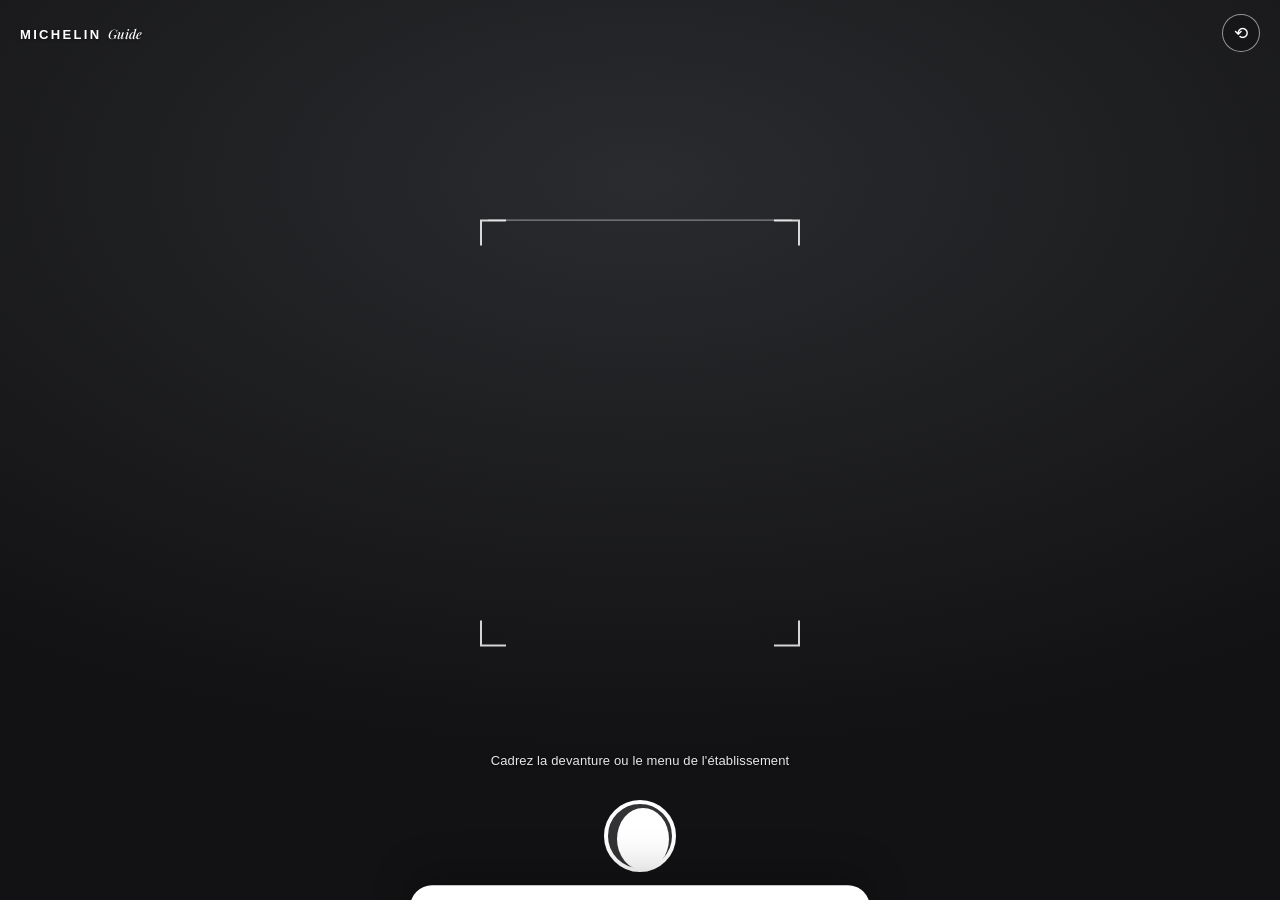
<file: webui/index.html>
<!DOCTYPE html>
<html lang="fr">
<head>
  <meta charset="utf-8">
  <meta name="viewport" content="width=device-width, initial-scale=1, viewport-fit=cover">
  <title>MICHELIN Guide — Scanner</title>
  <link rel="preconnect" href="https://fonts.googleapis.com">
  <link rel="preconnect" href="https://fonts.gstatic.com" crossorigin>
  <link href="https://fonts.googleapis.com/css2?family=Playfair+Display:ital,wght@0,600;0,700;1,500&display=swap" rel="stylesheet">
  <link rel="stylesheet" href="style.css">
</head>
<body>
  <main class="cam">
    <video class="cam-feed" autoplay playsinline muted></video>

    <header class="topbar">
      <span class="guide-mark">MICHELIN <em>Guide</em></span>
      <button class="flip" type="button" aria-label="Changer de caméra">⟲</button>
    </header>

    <div class="viewfinder" id="finder">
      <span class="bracket tl"></span>
      <span class="bracket tr"></span>
      <span class="bracket bl"></span>
      <span class="bracket br"></span>
      <div class="scan-line"></div>
    </div>

    <p class="hint">Cadrez la devanture ou le menu de l'établissement</p>

    <div class="dock">
      <button class="shutter" id="shutter" type="button" aria-label="Scanner"></button>
    </div>
  </main>

  <div class="scrim" id="scrim" hidden></div>

  <section class="sheet" id="sheet" aria-hidden="true">
    <span class="grip"></span>

    <div class="sheet-head">
      <p class="verdict">Établissement reconnu</p>
      <div class="star-row" aria-label="Deux étoiles">
        <span class="star">★</span><span class="star">★</span>
      </div>
    </div>

    <h1 class="place-name">Le Gabriel</h1>
    <p class="place-meta">Cuisine française créative · Paris 8<sup>e</sup></p>
    <p class="distinction">Une cuisine d'excellence — vaut le détour.</p>

    <dl class="facts">
      <div><dt>Chef</dt><dd>Jérôme Banctel</dd></div>
      <div><dt>Adresse</dt><dd>42 av. Gabriel, La Réserve</dd></div>
      <div><dt>Budget</dt><dd>190 – 320 €</dd></div>
    </dl>

    <div class="sheet-actions">
      <button class="book-btn" type="button">Réserver une table</button>
      <button class="ghost-btn" type="button">Voir la fiche complète</button>
    </div>
  </section>

  <script src="app.js"></script>
</body>
</html>
</file>
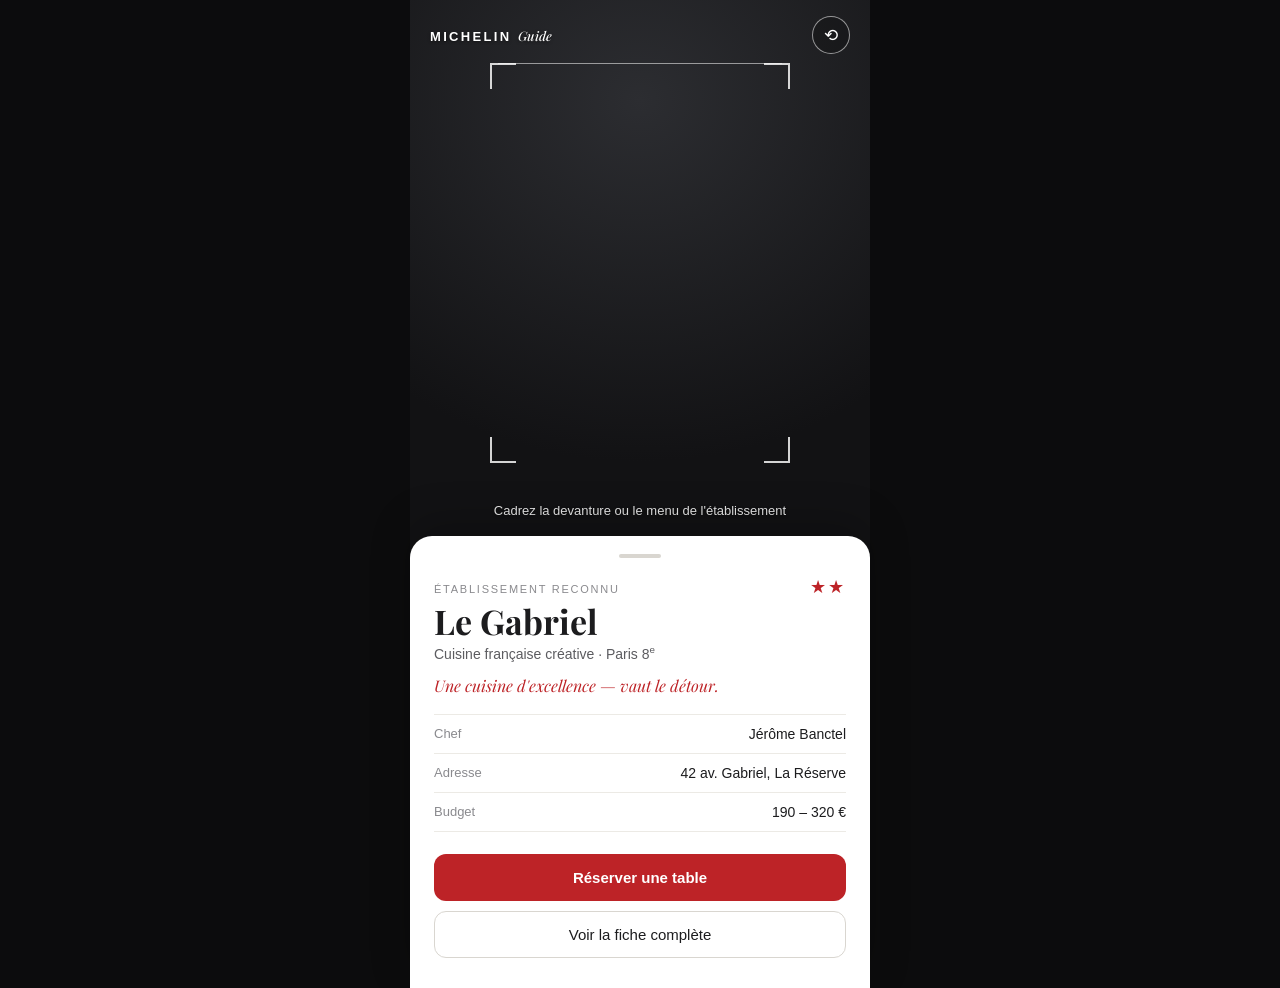
<file: webui/example.html>
<!DOCTYPE html>
<html lang="fr">
<head>
  <meta charset="utf-8">
  <meta name="viewport" content="width=device-width, initial-scale=1, viewport-fit=cover">
  <title>MICHELIN Guide — Aperçu</title>
  <link href="https://fonts.googleapis.com/css2?family=Playfair+Display:ital,wght@0,600;0,700;1,500&display=swap" rel="stylesheet">
  <style>
    :root {
      --crimson: #bd2327;
      --ink: #1c1c1e;
      --paper: #ffffff;
      --hair: rgba(255, 255, 255, .82);
    }
    * { box-sizing: border-box; }
    html, body {
      margin: 0; min-height: 100%; width: 100%; overflow-x: hidden;
      background: #0c0c0d; color: var(--ink);
      font-family: -apple-system, "Segoe UI", Roboto, Helvetica, Arial, sans-serif;
      -webkit-font-smoothing: antialiased;
    }
    .stage { position: relative; max-width: 460px; margin: 0 auto; min-height: 100dvh; }

    .cam { position: relative; height: 62dvh; min-height: 380px; overflow: hidden;
      background: radial-gradient(120% 90% at 50% 18%, #2c2d31 0%, #121214 72%); }
    .topbar { position: absolute; top: 0; left: 0; right: 0; display: flex;
      align-items: center; justify-content: space-between; padding: 16px 20px; }
    .guide-mark { color: #fff; font-weight: 700; letter-spacing: .18em; font-size: 13px;
      text-shadow: 0 1px 3px rgba(0,0,0,.5); }
    .guide-mark em { font-family: "Playfair Display", Georgia, serif; font-style: italic;
      font-weight: 500; letter-spacing: 0; }
    .flip { width: 38px; height: 38px; border: 1px solid rgba(255,255,255,.55);
      border-radius: 50%; background: rgba(0,0,0,.18); color: #fff; font-size: 17px; }

    .viewfinder { position: absolute; top: 50%; left: 50%; transform: translate(-50%, -54%);
      width: min(70%, 300px); aspect-ratio: 3/4; }
    .bracket { position: absolute; width: 26px; height: 26px; border: 0 solid var(--hair); }
    .tl { top: 0; left: 0; border-top-width: 2px; border-left-width: 2px; }
    .tr { top: 0; right: 0; border-top-width: 2px; border-right-width: 2px; }
    .bl { bottom: 0; left: 0; border-bottom-width: 2px; border-left-width: 2px; }
    .br { bottom: 0; right: 0; border-bottom-width: 2px; border-right-width: 2px; }
    .scan-line { position: absolute; left: 8px; right: 8px; top: 0; height: 1px;
      background: var(--hair); opacity: .65; animation: sweep 3.1s cubic-bezier(.45,0,.55,1) infinite; }
    @keyframes sweep { 0%{top:4%;opacity:0} 12%{opacity:.7} 88%{opacity:.7} 100%{top:96%;opacity:0} }
    .hint { position: absolute; bottom: 40px; left: 0; right: 0; margin: 0; text-align: center;
      color: rgba(255,255,255,.9); font-size: 13px; text-shadow: 0 1px 3px rgba(0,0,0,.55); }

    .sheet { background: var(--paper); border-radius: 22px 22px 0 0; margin-top: -22px;
      position: relative; padding: 14px 24px 30px; box-shadow: 0 -14px 40px rgba(0,0,0,.22); }
    .grip { display: block; width: 42px; height: 4px; margin: 4px auto 18px; border-radius: 4px; background: #d9d6d0; }
    .sheet-head { display: flex; align-items: baseline; justify-content: space-between; }
    .verdict { margin: 0; font-size: 11px; letter-spacing: .16em; text-transform: uppercase; color: #8a8a8e; }
    .star-row { color: var(--crimson); font-size: 18px; letter-spacing: 2px; }
    .place-name { font-family: "Playfair Display", Georgia, serif; font-weight: 700;
      font-size: 34px; line-height: 1.05; margin: 6px 0 4px; }
    .place-meta { margin: 0; color: #5c5c60; font-size: 14px; }
    .place-meta sup { font-size: .7em; }
    .distinction { font-family: "Playfair Display", Georgia, serif; font-style: italic;
      font-size: 16px; color: var(--crimson); margin: 14px 0 18px; }
    .facts { margin: 0 0 22px; border-top: 1px solid #eceae5; }
    .facts > div { display: flex; justify-content: space-between; gap: 16px; padding: 11px 0; border-bottom: 1px solid #eceae5; }
    .facts dt { margin: 0; color: #8a8a8e; font-size: 13px; }
    .facts dd { margin: 0; font-size: 14px; font-weight: 500; text-align: right; }
    .sheet-actions { display: grid; gap: 10px; }
    .book-btn { border: 0; background: var(--crimson); color: #fff; font-size: 15px; font-weight: 600;
      padding: 15px; border-radius: 12px; cursor: pointer; }
    .ghost-btn { border: 1px solid #d9d6d0; background: #fff; color: var(--ink); font-size: 15px;
      padding: 14px; border-radius: 12px; cursor: pointer; }
  </style>
</head>
<body>
  <div class="stage">
    <div class="cam">
      <div class="topbar">
        <span class="guide-mark">MICHELIN <em>Guide</em></span>
        <button class="flip" type="button" aria-label="Changer de caméra">⟲</button>
      </div>
      <div class="viewfinder">
        <span class="bracket tl"></span><span class="bracket tr"></span>
        <span class="bracket bl"></span><span class="bracket br"></span>
        <div class="scan-line"></div>
      </div>
      <p class="hint">Cadrez la devanture ou le menu de l'établissement</p>
    </div>

    <section class="sheet">
      <span class="grip"></span>
      <div class="sheet-head">
        <p class="verdict">Établissement reconnu</p>
        <div class="star-row" aria-label="Deux étoiles"><span class="star">★</span><span class="star">★</span></div>
      </div>
      <h1 class="place-name">Le Gabriel</h1>
      <p class="place-meta">Cuisine française créative · Paris 8<sup>e</sup></p>
      <p class="distinction">Une cuisine d'excellence — vaut le détour.</p>
      <dl class="facts">
        <div><dt>Chef</dt><dd>Jérôme Banctel</dd></div>
        <div><dt>Adresse</dt><dd>42 av. Gabriel, La Réserve</dd></div>
        <div><dt>Budget</dt><dd>190 – 320 €</dd></div>
      </dl>
      <div class="sheet-actions">
        <button class="book-btn" type="button">Réserver une table</button>
        <button class="ghost-btn" type="button">Voir la fiche complète</button>
      </div>
    </section>
  </div>
</body>
</html>
</file>
<file: webui/style.css>
:root {
  --crimson: #bd2327;
  --ink: #1c1c1e;
  --paper: #ffffff;
  --hair: rgba(255, 255, 255, .82);
  --sheet-shadow: 0 -14px 40px rgba(0, 0, 0, .22);
}

* { box-sizing: border-box; }

html, body {
  margin: 0;
  height: 100%;
  width: 100%;
  overflow-x: hidden;
  background: #0c0c0d;
  color: var(--ink);
  font-family: -apple-system, "Segoe UI", Roboto, Helvetica, Arial, sans-serif;
  -webkit-font-smoothing: antialiased;
}

.cam {
  position: relative;
  height: 100dvh;
  overflow: hidden;
}

.cam-feed {
  position: absolute;
  inset: 0;
  width: 100%;
  height: 100%;
  object-fit: cover;
  /* dark fallback while the stream is still negotiating */
  background: radial-gradient(120% 90% at 50% 20%, #2a2b2e 0%, #121214 70%);
}

.topbar {
  position: absolute;
  top: 0; left: 0; right: 0;
  display: flex;
  align-items: center;
  justify-content: space-between;
  padding: max(14px, env(safe-area-inset-top)) 20px 14px;
  z-index: 3;
}

.guide-mark {
  color: #fff;
  font-weight: 700;
  letter-spacing: .18em;
  font-size: 13px;
  text-shadow: 0 1px 3px rgba(0, 0, 0, .5);
}
.guide-mark em {
  font-family: "Playfair Display", Georgia, serif;
  font-style: italic;
  font-weight: 500;
  letter-spacing: 0;
  text-transform: none;
}

.flip {
  width: 38px; height: 38px;
  border: 1px solid rgba(255, 255, 255, .55);
  border-radius: 50%;
  background: rgba(0, 0, 0, .18);
  color: #fff;
  font-size: 17px;
  cursor: pointer;
}

.viewfinder {
  position: absolute;
  top: 50%; left: 50%;
  transform: translate(-50%, -54%);
  width: min(74vw, 320px);
  aspect-ratio: 3 / 4;
  z-index: 2;
}

.bracket {
  position: absolute;
  width: 26px; height: 26px;
  border: 0 solid var(--hair);
}
.bracket.tl { top: 0; left: 0; border-top-width: 2px; border-left-width: 2px; }
.bracket.tr { top: 0; right: 0; border-top-width: 2px; border-right-width: 2px; }
.bracket.bl { bottom: 0; left: 0; border-bottom-width: 2px; border-left-width: 2px; }
.bracket.br { bottom: 0; right: 0; border-bottom-width: 2px; border-right-width: 2px; }

.scan-line {
  position: absolute;
  left: 8px; right: 8px;
  top: 0;
  height: 1px;
  background: var(--hair);
  opacity: .65;
  animation: sweep 3.1s cubic-bezier(.45, 0, .55, 1) infinite;
}
@keyframes sweep {
  0%   { top: 4%;  opacity: 0; }
  12%  { opacity: .7; }
  88%  { opacity: .7; }
  100% { top: 96%; opacity: 0; }
}

.cam.busy .scan-line { animation-duration: 1.1s; }

.hint {
  position: absolute;
  bottom: 132px; left: 0; right: 0;
  margin: 0;
  text-align: center;
  color: rgba(255, 255, 255, .9);
  font-size: 13px;
  letter-spacing: .01em;
  text-shadow: 0 1px 3px rgba(0, 0, 0, .55);
  z-index: 2;
}

.dock {
  position: absolute;
  left: 0; right: 0;
  bottom: max(28px, env(safe-area-inset-bottom));
  display: flex;
  justify-content: center;
  z-index: 3;
}

.shutter {
  width: 72px; height: 72px;
  border-radius: 50%;
  border: 4px solid #fff;
  background: rgba(255, 255, 255, .14);
  cursor: pointer;
  transition: transform .12s ease;
}
.shutter::after {
  content: "";
  display: block;
  width: 100%; height: 100%;
  border-radius: 50%;
  border: 3px solid transparent;
  background: #fff;
  background-clip: content-box;
  transition: background .15s ease;
}
.shutter:active { transform: scale(.94); }
.cam.busy .shutter::after { background: var(--crimson); background-clip: content-box; }

.scrim {
  position: fixed;
  inset: 0;
  background: rgba(20, 12, 12, .42);
  z-index: 8;
}

.sheet {
  position: fixed;
  left: 0; right: 0; bottom: 0;
  z-index: 9;
  background: var(--paper);
  border-radius: 22px 22px 0 0;
  padding: 14px 24px max(26px, env(safe-area-inset-bottom));
  box-shadow: var(--sheet-shadow);
  transform: translateY(102%);
  transition: transform .42s cubic-bezier(.22, 1, .36, 1);
}
.sheet.open { transform: translateY(0); }

.grip {
  display: block;
  width: 42px; height: 4px;
  margin: 4px auto 18px;
  border-radius: 4px;
  background: #d9d6d0;
}

.sheet-head {
  display: flex;
  align-items: baseline;
  justify-content: space-between;
}
.verdict {
  margin: 0;
  font-size: 11px;
  letter-spacing: .16em;
  text-transform: uppercase;
  color: #8a8a8e;
}
.star-row { color: var(--crimson); font-size: 18px; letter-spacing: 2px; }

.place-name {
  font-family: "Playfair Display", Georgia, serif;
  font-weight: 700;
  font-size: 34px;
  line-height: 1.05;
  margin: 6px 0 4px;
}
.place-meta { margin: 0; color: #5c5c60; font-size: 14px; }
.place-meta sup { font-size: .7em; }

.distinction {
  font-family: "Playfair Display", Georgia, serif;
  font-style: italic;
  font-size: 16px;
  color: var(--crimson);
  margin: 14px 0 18px;
}

.facts {
  margin: 0 0 22px;
  border-top: 1px solid #eceae5;
}
.facts > div {
  display: flex;
  justify-content: space-between;
  gap: 16px;
  padding: 11px 0;
  border-bottom: 1px solid #eceae5;
}
.facts dt { margin: 0; color: #8a8a8e; font-size: 13px; }
.facts dd { margin: 0; font-size: 14px; font-weight: 500; text-align: right; }

.sheet-actions { display: grid; gap: 10px; }
.book-btn {
  border: 0;
  background: var(--crimson);
  color: #fff;
  font-size: 15px;
  font-weight: 600;
  letter-spacing: .02em;
  padding: 15px;
  border-radius: 12px;
  cursor: pointer;
}
.book-btn:active { background: #a51d21; }
.ghost-btn {
  border: 1px solid #d9d6d0;
  background: #fff;
  color: var(--ink);
  font-size: 15px;
  padding: 14px;
  border-radius: 12px;
  cursor: pointer;
}

@media (min-width: 620px) {
  .sheet { left: 50%; right: auto; width: 460px; transform: translate(-50%, 102%); border-radius: 22px; bottom: 24px; }
  .sheet.open { transform: translate(-50%, 0); }
}
</file>
